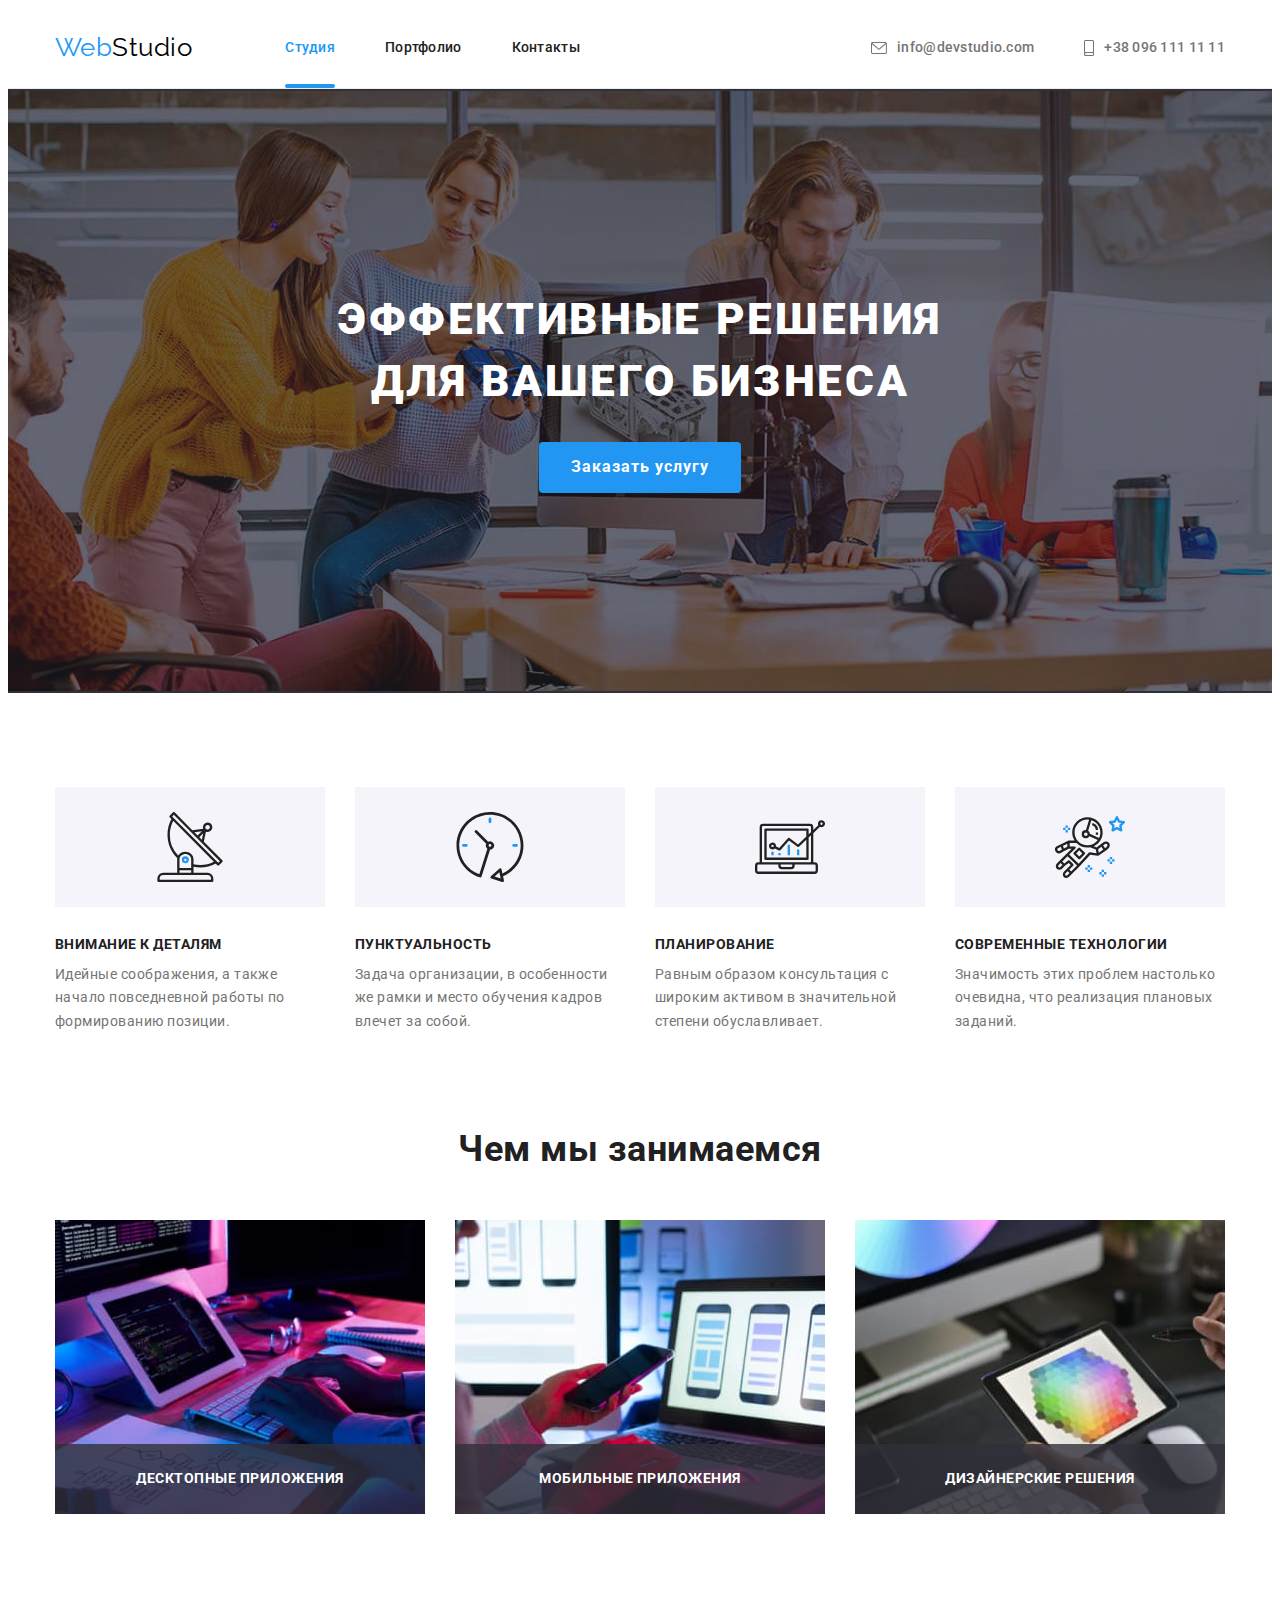
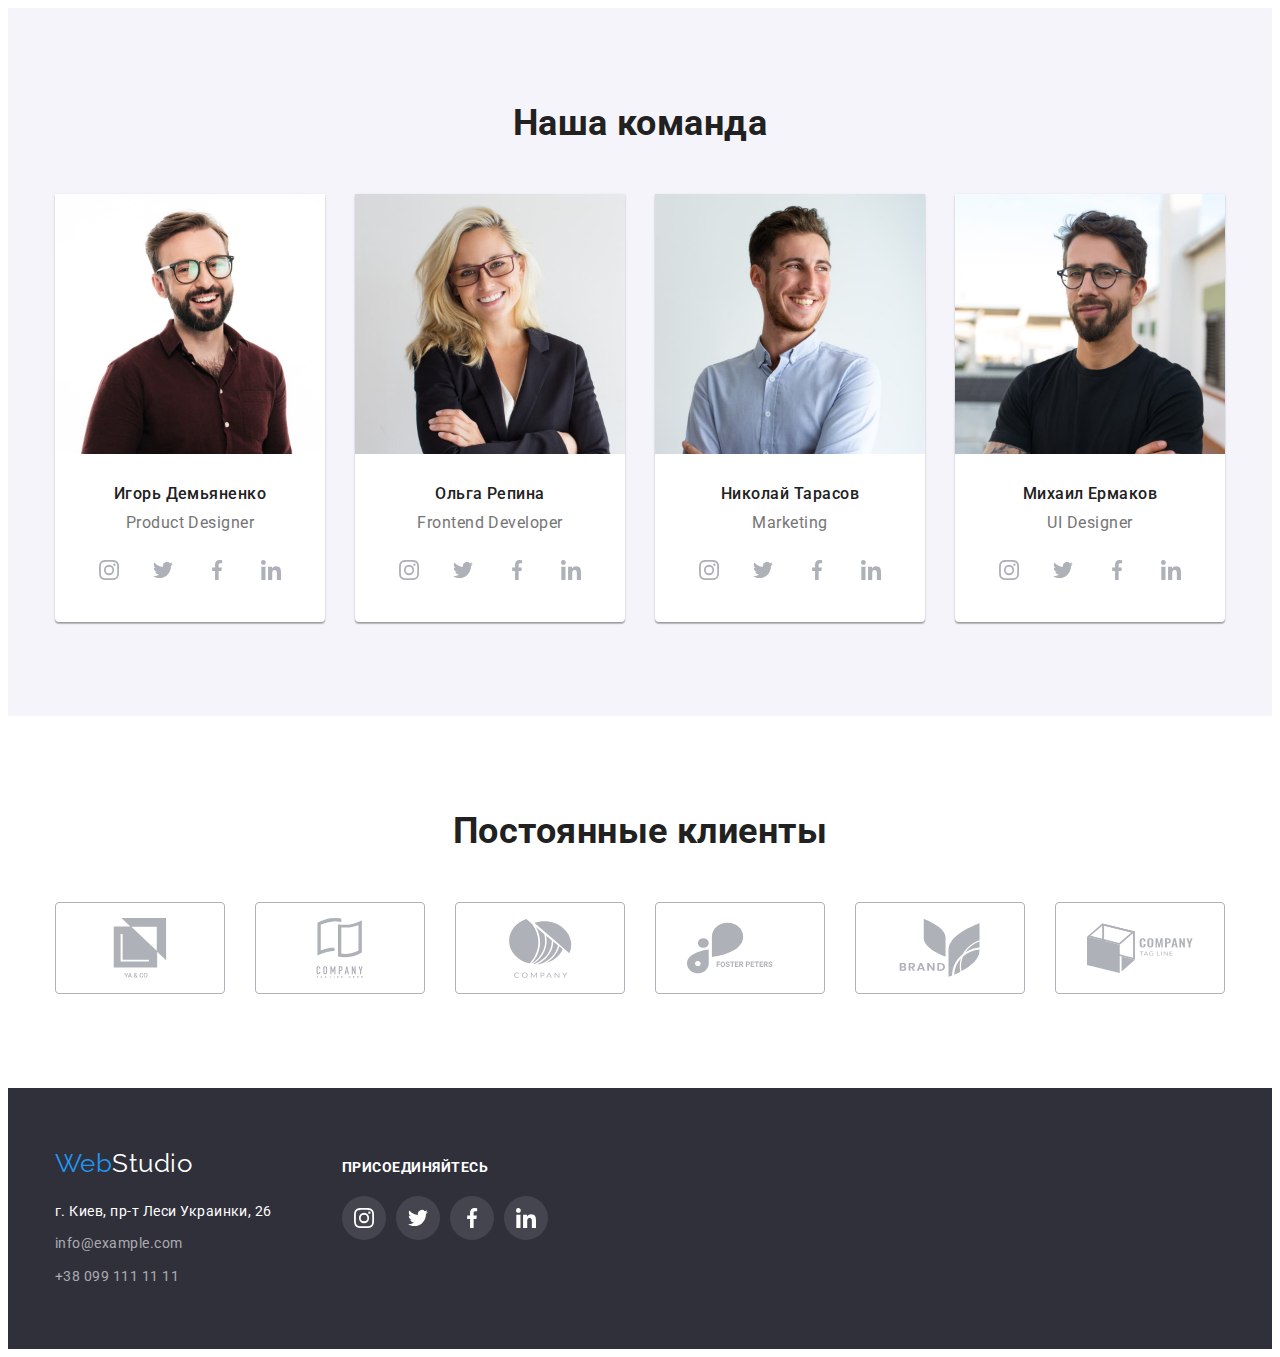
<file: index.html>
<!DOCTYPE html>
<html lang="ru">
  <head>
    <meta charset="UTF-8" />
    <meta http-equiv="X-UA-Compatible" content="IE=edge" />
    <meta name="viewport" content="width=device-width, initial-scale=1.0" />
    <title>Студия</title>
    <link rel="stylesheet" href="https://cdnjs.cloudflare.com/ajax/libs/modern-normalize/1.1.0/modern-normalize.min.css" integrity="sha512-wpPYUAdjBVSE4KJnH1VR1HeZfpl1ub8YT/NKx4PuQ5NmX2tKuGu6U/JRp5y+Y8XG2tV+wKQpNHVUX03MfMFn9Q==" crossorigin="anonymous" referrerpolicy="no-referrer" />
    <link rel="preconnect" href="https://fonts.googleapis.com">
    <link rel="preconnect" href="https://fonts.gstatic.com" crossorigin>
    <link href="https://fonts.googleapis.com/css2?family=Raleway:wght@700&family=Roboto:wght@400;500;700;900&display=swap"
      rel="stylesheet">
    <link rel="stylesheet" href="./css/styles.css">
  </head>

  <body>
    <!-- Шапка сайта -->
    <header class="page-header">
      <div class="container main-nav">
        <a href="./index.html" class="logo">
          <span lang="en"><span class="logo-accent">Web</span>Studio</span>
        </a>
        
        <nav>
          <ul class="site-nav">
            <li class="item"><a href="./index.html" class="site-nav-link current">Студия</a></li>
            <li class="item"><a href="./portfolio.html" class="site-nav-link">Портфолио</a></li>
            <li class="item"><a href="" class="site-nav-link">Контакты</a></li>
          </ul>
        </nav>

        <ul class="contacts-list">
          <li class="item">
            <a href="mailto:info@devstudio.com" class="contact">
              <svg class="contacts-icon" width="16" height="12">
                <use href="./images/icons.svg#icon-envelope_"></use>
              </svg>info@devstudio.com</a>
          </li>
          <li class="item">
            <a href="tel:+380961111111" class="contact">
              <svg class="contacts-icon" width="10" height="16">
                <use href="./images/icons.svg#icon-smartphone_"></use>
              </svg>+38 096 111 11 11</a>
          </li>
          </ul>
      </div>
    </header>

    <main>

      <!-- Герой -->
      <section class="hero">
        <div class="container">
        <h1 class="hero-title">Эффективные решения для вашего бизнеса</h1>
        <button data-modal-open type="button" class="hero-btn" >Заказать услугу</button>
        </div>
      </section>

      <!-- Преимущества -->
      <section class="section features">
        <div class="container">
        <h2 class="features-title">Преимущества</h2>

        <ul class="features-list">
          <li>
            <div class="features-icon-box">
              <svg class="features-icon" width="70" height="70">
                <use href="./images/icons.svg#icon-antenna_c"></use>
              </svg>
            </div>
            <h3 class="features-name">Внимание к деталям</h3>
            <p class="features-description">Идейные соображения, а также <br> начало повседневной работы по <br> формированию позиции.</p>
          </li>
          <li>
            <div class="features-icon-box">
              <svg class="features-icon" width="70" height="70">
                <use href="./images/icons.svg#icon-clock_c"></use>
              </svg>
            </div>
            <h3 class="features-name">Пунктуальность</h3>
            <p class="features-description">Задача организации, в особенности <br> же рамки и место обучения кадров <br> влечет за собой.</p>
          </li>
          <li>
            <div class="features-icon-box">
              <svg class="features-icon" width="70" height="70">
                <use href="./images/icons.svg#icon-diagram_c"></use>
              </svg>
            </div>
            <h3 class="features-name">Планирование</h3>
            <p class="features-description">Равным образом консультация с <br> широким активом в значительной <br> степени обуславливает.</p>
          </li>
          <li>
            <div class="features-icon-box">
              <svg class="features-icon" width="70" height="70">
                <use href="./images/icons.svg#icon-astronaut_c"></use>
              </svg>
            </div>
            <h3 class="features-name">Современные технологии</h3>
            <p class="features-description">Значимость этих проблем настолько <br> очевидна, что реализация плановых <br> заданий.</p>
          </li>
        </ul>
        </div>

      </section>

      <!-- Чем мы занимаемся -->
      <section class="section work">
        <div class="container">
        <h2 class="section-title">Чем мы занимаемся</h2>

        <ul class="work-list">
          <li class="work-list-item">
            <img src="./images/box1.jpg" alt="Десктопные приложения" width="370">
            <p class="work-name">Десктопные приложения</p>
          </li>
          <li class="work-list-item">
            <img src="./images/box2.jpg" alt="Мобильные приложения" width="370">
            <p class="work-name">Мобильные приложения</p>
          </li>
          <li class="work-list-item">
            <img src="./images/box3.jpg" alt="Дизайнерские решения" width="370">
            <p class="work-name">Дизайнерские решения</p>
          </li>
        </ul>
        </div>

      </section>

      <!-- Наша команда -->
      <section class="section team">
        <div class="container">
        <h2 class="section-title">Наша команда</h2>

        <ul class="team-list">
          <li class="team-card">
            <img src="./images/img.jpg" alt="Игорь Демьяненко" width="270">
            <div class="team-text">
              <h3 class="team-name">Игорь Демьяненко</h3>
              <p lang="en" class="team-position">Product Designer</p>
              <ul class="team-icon-list">
                <li class="team-icon-item">
                  <a href="" class="team-icon-link">
                    <svg class="team-icon" width="20" height="20">
                      <use href="./images/icons.svg#icon-instagram_c"></use>
                    </svg>
                  </a>
                </li>
                <li class="team-icon-item">
                  <a href="" class="team-icon-link">
                    <svg class="team-icon" width="20" height="20">
                      <use href="./images/icons.svg#icon-twitter_c"></use>
                    </svg>
                  </a>
                </li>
                <li class="team-icon-item">
                  <a href="" class="team-icon-link">
                    <svg class="team-icon" width="20" height="20">
                      <use href="./images/icons.svg#icon-facebook_c"></use>
                    </svg>
                  </a>
                </li>
                <li class="team-icon-item">
                  <a href="" class="team-icon-link">
                    <svg class="team-icon" width="20" height="20">
                      <use href="./images/icons.svg#icon-linkedin1_"></use>
                    </svg>
                  </a>
                </li>
              </ul>
            </div>
          </li>
          <li class="team-card">
            <img src="./images/img2.jpg" alt="Ольга Репина" width="270">
            <div class="team-text">
              <h3 class="team-name">Ольга Репина</h3>
              <p lang="en" class="team-position">Frontend Developer</p>
              <ul class="team-icon-list">
                <li class="team-icon-item">
                  <a href="" class="team-icon-link">
                    <svg class="team-icon" width="20" height="20">
                      <use href="./images/icons.svg#icon-instagram_c"></use>
                    </svg>
                  </a>
                </li>
                <li class="team-icon-item">
                  <a href="" class="team-icon-link">
                    <svg class="team-icon" width="20" height="20">
                      <use href="./images/icons.svg#icon-twitter_c"></use>
                    </svg>
                  </a>
                </li>
                <li class="team-icon-item">
                  <a href="" class="team-icon-link">
                    <svg class="team-icon" width="20" height="20">
                      <use href="./images/icons.svg#icon-facebook_c"></use>
                    </svg>
                  </a>
                </li>
                <li class="team-icon-item">
                  <a href="" class="team-icon-link">
                    <svg class="team-icon" width="20" height="20">
                      <use href="./images/icons.svg#icon-linkedin1_"></use>
                    </svg>
                  </a>
                </li>
              </ul>
            </div>
          </li>
          <li class="team-card">
            <img src="./images/img3.jpg" alt="Николай Тарасов" width="270">
            <div class="team-text">
              <h3 class="team-name">Николай Тарасов</h3>
              <p lang="en" class="team-position">Marketing</p>
              <ul class="team-icon-list">
                <li class="team-icon-item">
                  <a href="" class="team-icon-link">
                    <svg class="team-icon" width="20" height="20">
                      <use href="./images/icons.svg#icon-instagram_c"></use>
                    </svg>
                  </a>
                </li>
                <li class="team-icon-item">
                  <a href="" class="team-icon-link">
                    <svg class="team-icon" width="20" height="20">
                      <use href="./images/icons.svg#icon-twitter_c"></use>
                    </svg>
                  </a>
                </li>
                <li class="team-icon-item">
                  <a href="" class="team-icon-link">
                    <svg class="team-icon" width="20" height="20">
                      <use href="./images/icons.svg#icon-facebook_c"></use>
                    </svg>
                  </a>
                </li>
                <li class="team-icon-item">
                  <a href="" class="team-icon-link">
                    <svg class="team-icon" width="20" height="20">
                      <use href="./images/icons.svg#icon-linkedin1_"></use>
                    </svg>
                  </a>
                </li>
              </ul>
            </div>
          </li>
          <li class="team-card">
            <img src="./images/img4.jpg" alt="Михаил Ермаков" width="270">
            <div class="team-text">
              <h3 class="team-name">Михаил Ермаков</h3>
              <p lang="en" class="team-position">UI Designer</p>
              <ul class="team-icon-list">
                <li class="team-icon-item">
                  <a href="" class="team-icon-link">
                    <svg class="team-icon" width="20" height="20">
                      <use href="./images/icons.svg#icon-instagram_c"></use>
                    </svg>
                  </a>
                </li>
                <li class="team-icon-item">
                  <a href="" class="team-icon-link">
                    <svg class="team-icon" width="20" height="20">
                      <use href="./images/icons.svg#icon-twitter_c"></use>
                    </svg>
                  </a>
                </li>
                <li class="team-icon-item">
                  <a href="" class="team-icon-link">
                    <svg class="team-icon" width="20" height="20">
                      <use href="./images/icons.svg#icon-facebook_c"></use>
                    </svg>
                  </a>
                </li>
                <li class="team-icon-item">
                  <a href="" class="team-icon-link">
                    <svg class="team-icon" width="20" height="20">
                      <use href="./images/icons.svg#icon-linkedin1_"></use>
                    </svg>
                  </a>
                </li>
              </ul>
            </div>           
          </li>
        </ul>
        </div>

      </section>

      <section class="section">
        <div class="container">
        <h2 class="section-title">Постоянные клиенты</h2>
        <ul class="clients-list">
          <li class="clients-item">
            <a href="" class="clients-link">
            <svg class="clients-icon" width="106" height="60">
              <use href="./images/icons.svg#icon-client1_c"></use>
            </svg>
            </a>
          </li>
          <li class="clients-item">
            <a href="" class="clients-link">
              <svg class="clients-icon" width="106" height="60">
                <use href="./images/icons.svg#icon-client2_c"></use>
              </svg>
            </a>
          </li>
          <li class="clients-item">
            <a href="" class="clients-link">
              <svg class="clients-icon" width="106" height="60">
                <use href="./images/icons.svg#icon-client3_c"></use>
              </svg>
            </a>
          </li>
          <li class="clients-item">
            <a href="" class="clients-link">
              <svg class="clients-icon" width="106" height="60">
                <use href="./images/icons.svg#icon-client4_c"></use>
              </svg>
            </a>
          </li>
          <li class="clients-item">
            <a href="" class="clients-link">
              <svg class="clients-icon" width="106" height="60">
                <use href="./images/icons.svg#icon-client5_c"></use>
              </svg>
            </a>
          </li>
          <li class="clients-item">
            <a href="" class="clients-link">
              <svg class="clients-icon" width="106" height="60">
                <use href="./images/icons.svg#icon-client6_c"></use>
              </svg>
            </a>
          </li>
        </ul>
      </div>

      </section>

    </main>

    <!-- Футер -->
    <footer class="footer">
      <div class="container footer-container">
        <div class="footer-left">
          <a href="./index.html" class="logo-footer">
          <span lang="en"><span class="logo-footer-accent">Web</span>Studio</span>
          </a>

          <address class="address">
            г. Киев, пр-т Леси Украинки, 26 <br>
            <a href="mailto:info@example.com" class="contact-footer">info@example.com</a> <br>
            <a href="tel:+380991111111" class="contact-footer">+38 099 111 11 11</a>
          </address>
      </div>

      <div class="footer-social">
        <h3 class="footer-social-title">Присоединяйтесь</h3>
        <ul class="footer-social-list">
          <li class="footer-social-item">
            <a href="" class="footer-social-link">
              <svg class="footer-social-icon" width="20" height="20">
                <use href="./images/icons.svg#icon-instagram_c"></use>
              </svg>
            </a>
          </li>
          <li class="footer-social-item">
            <a href="" class="footer-social-link">
              <svg class="footer-social-icon" width="20" height="20">
                <use href="./images/icons.svg#icon-twitter_c"></use>
              </svg>
            </a>
          </li>
          <li class="footer-social-item">
            <a href="" class="footer-social-link">
              <svg class="footer-social-icon" width="20" height="20">
                <use href="./images/icons.svg#icon-facebook_c"></use>
              </svg>
            </a>
          </li>
          <li class="footer-social-item">
            <a href="" class="footer-social-link">
              <svg class="footer-social-icon" width="20" height="20">
                <use href="./images/icons.svg#icon-linkedin1_"></use>
              </svg>
            </a>
          </li>
        </ul>
      </div>
      </div>
    </footer>

    <!-- Модальное окно -->
    <div data-modal class="backdrop is-hidden">
      <div class="modal">
        <button data-modal-close class="close-modal" >
          <svg class="close-modal-icon" width="11" height="11">
            <use href="./images/icons.svg#icon-close-button_c"></use>
          </svg>
        </button>
      </div>
    </div>

    <script src="./js/modal.js"></script>
  </body>
</html>
</file>
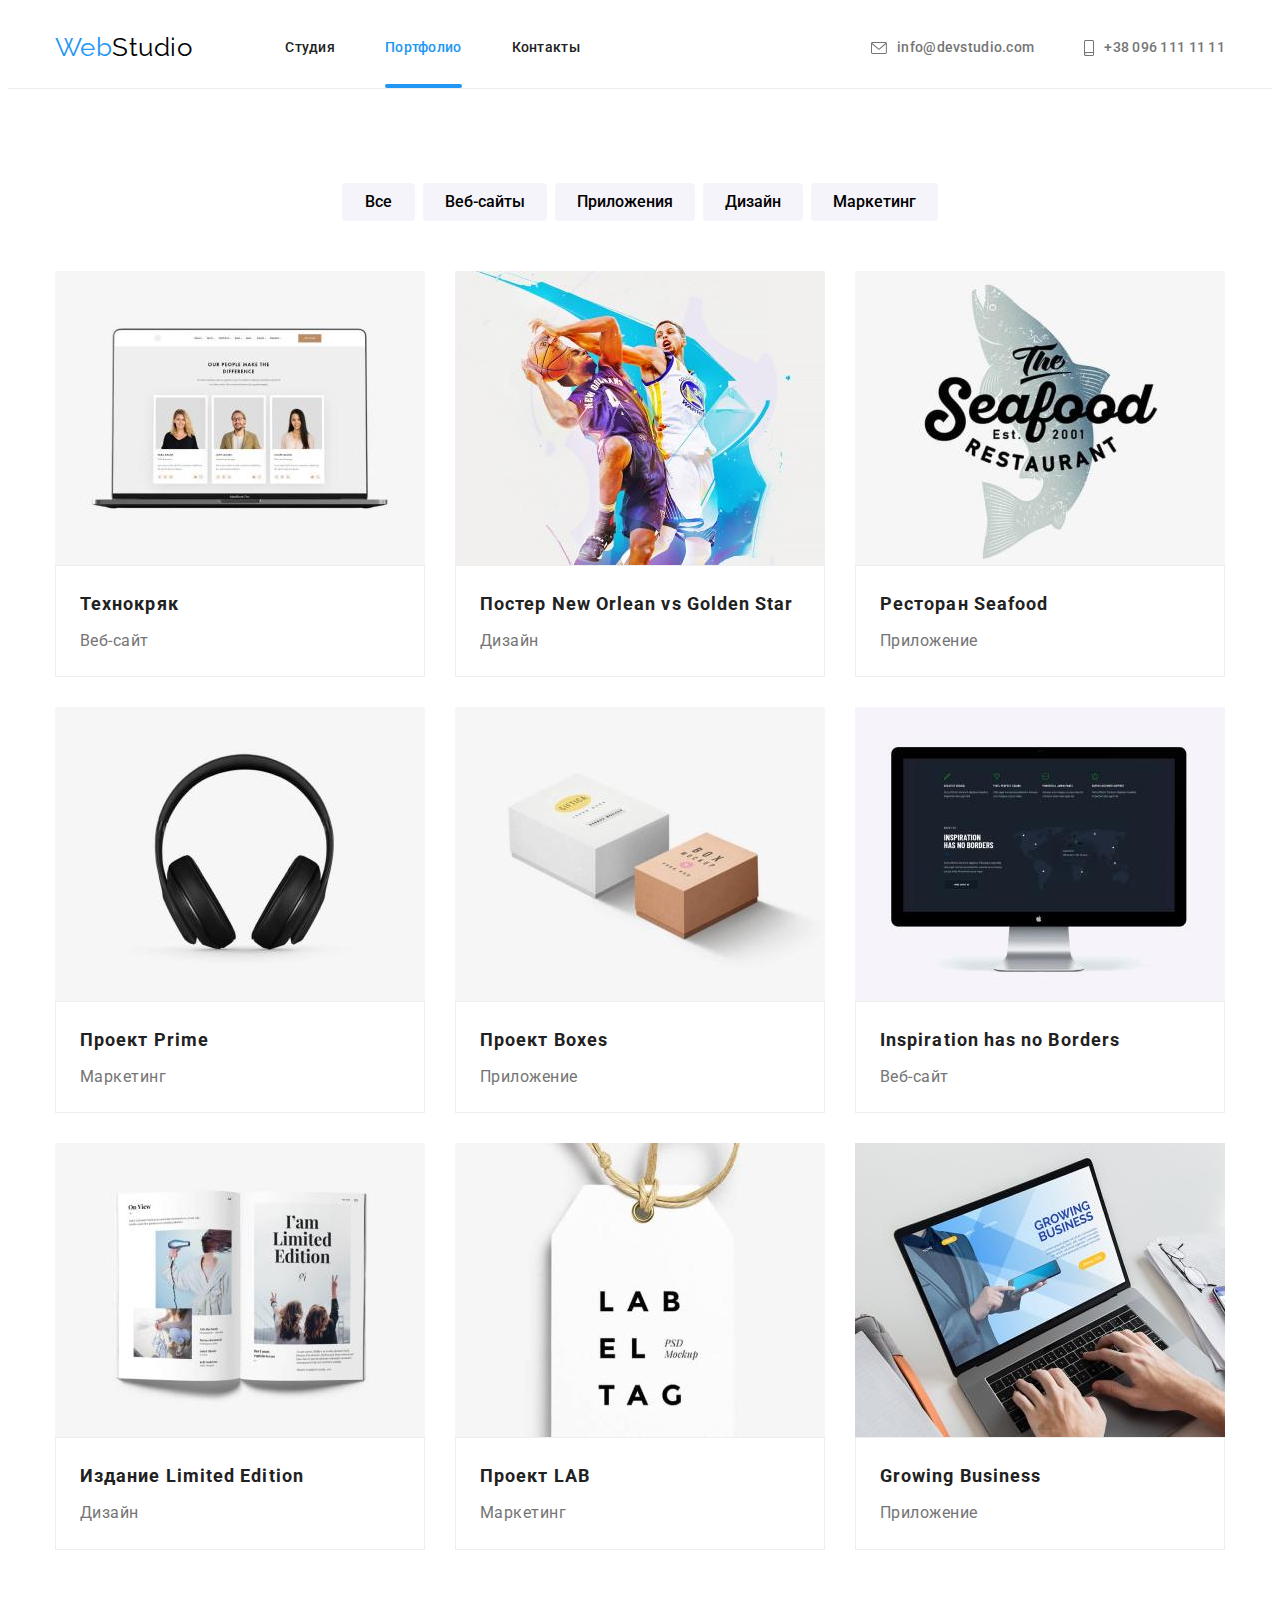
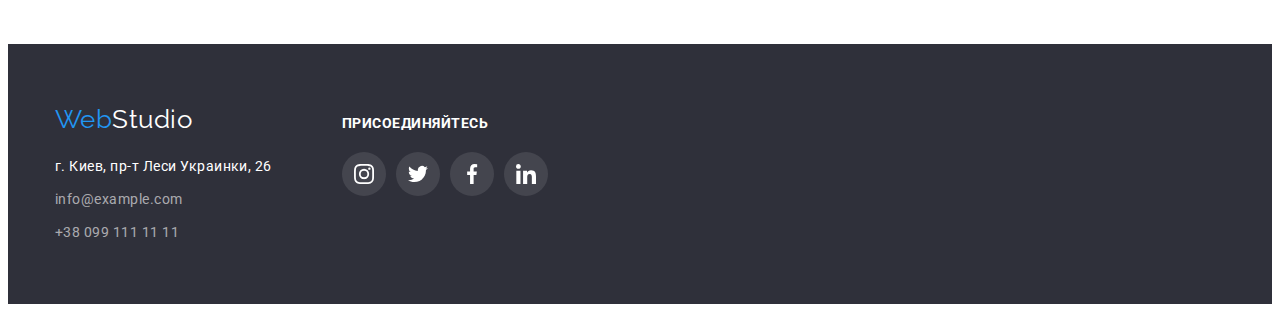
<file: portfolio.html>
<!DOCTYPE html>
<html lang="ru">
  <head>
    <meta charset="UTF-8" />
    <meta http-equiv="X-UA-Compatible" content="IE=edge" />
    <meta name="viewport" content="width=device-width, initial-scale=1.0" />
    <title>Портфолио</title>
    <link rel="stylesheet" href="https://cdnjs.cloudflare.com/ajax/libs/modern-normalize/1.1.0/modern-normalize.min.css" integrity="sha512-wpPYUAdjBVSE4KJnH1VR1HeZfpl1ub8YT/NKx4PuQ5NmX2tKuGu6U/JRp5y+Y8XG2tV+wKQpNHVUX03MfMFn9Q==" crossorigin="anonymous" referrerpolicy="no-referrer" />
    <link rel="preconnect" href="https://fonts.googleapis.com">
    <link rel="preconnect" href="https://fonts.gstatic.com" crossorigin>
    <link href="https://fonts.googleapis.com/css2?family=Raleway:wght@700&family=Roboto:wght@400;500;700;900&display=swap"
        rel="stylesheet">
    <link rel="stylesheet" href="./css/styles.css">
  </head>

  <body>
    <!-- Шапка сайта -->
    <header class="page-header">
        <div class="container main-nav">
            <a href="./index.html" class="logo">
             <span lang="en"><span class="logo-accent">Web</span>Studio</span>
            </a>
        
            <nav>
                <ul class="site-nav">
                    <li class="item"><a href="./index.html" class="site-nav-link">Студия</a></li>
                    <li class="item"><a href="./portfolio.html" class="site-nav-link current">Портфолио</a></li>
                    <li class="item"><a href="" class="site-nav-link">Контакты</a></li>
                </ul>
            </nav>

            <ul class="contacts-list">
                <li class="item">
                    <a href="mailto:info@devstudio.com" class="contact">
                        <svg class="contacts-icon" width="16" height="12">
                            <use href="./images/icons.svg#icon-envelope_"></use>
                        </svg>info@devstudio.com</a>
                </li>
                <li class="item">
                    <a href="tel:+380961111111" class="contact">
                        <svg class="contacts-icon" width="10" height="16">
                            <use href="./images/icons.svg#icon-smartphone_"></use>
                        </svg>+38 096 111 11 11</a>
                </li>
            </ul>
        </div>
    </header>

    <main>
        
        <!-- Наши проекты -->
        <section class="section">
            <div class="container">
           <h2 class="projects-title">Наши проекты</h2>
            <ul class="filter-btns">
                <li class="item">
                    <button type="button" class="filter-btn">Все</button>
                </li>
                <li class="item">
                    <button type="button" class="filter-btn">Веб-сайты</button>
                </li>
                <li class="item">
                    <button type="button" class="filter-btn">Приложения</button>
                </li>
                <li class="item">
                    <button type="button" class="filter-btn">Дизайн</button>
                </li>
                <li class="item">
                    <button type="button" class="filter-btn">Маркетинг</button>
                </li>
            </ul>

            <ul class="projects-list">
                <li class="project-card">
                    <a href="" class="project-link">
                        <div class="project-thumb">
                            <img src="./images/project1.jpg" alt="Мокап веб-сайта на десктопе" width="370">
                        
                            <div class="project-overlay">
                                <p class="overlay-text">Технокряк это современная площадка распространения коронавируса. Компании используют эту платформу для цифрового шпионажа и атак на защищённые сервера конкурентов.</p>
                            </div>
                        </div>
                        <div class="project-text">
                            <h3 class="project-name">Технокряк</h3>
                            <p class="project-type">Веб-сайт</p>
                        </div>
                    </a>
                </li>
                <li class="project-card">
                    <a href="" class="project-link">
                        <div class="project-thumb">
                            <img src="./images/project2.jpg" alt="Постер с баскетболистами" width="370">
                            
                            <div class="project-overlay">
                                <p class="overlay-text">Технокряк это современная площадка распространения коронавируса. Компании используют эту
                                    платформу для цифрового
                                    шпионажа и атак на защищённые сервера конкурентов.</p>
                            </div>
                        </div>
                        <div class="project-text">
                            <h3 class="project-name">Постер <span lang="en">New Orlean vs Golden Star</span></h3>
                            <p class="project-type">Дизайн</p>
                        </div>
                    </a>
                </li>
                <li class="project-card">
                    <a href="" class="project-link">
                        <div class="project-thumb">
                            <img src="./images/project3.jpg" alt="Лого ресторана" width="370">

                            <div class="project-overlay">
                                <p class="overlay-text">Технокряк это современная площадка распространения коронавируса. Компании используют эту
                                    платформу для цифрового
                                    шпионажа и атак на защищённые сервера конкурентов.</p>
                            </div>
                        </div>
                        <div class="project-text">
                            <h3 class="project-name">Ресторан <span lang="en">Seafood</span></h3>
                            <p class="project-type">Приложение</p>
                        </div>
                    </a>
                </li>
                <li class="project-card">
                    <a href="" class="project-link">
                        <div class="project-thumb">
                            <img src="./images/project4.jpg" alt="Наушники" width="370">

                            <div class="project-overlay">
                                <p class="overlay-text">Технокряк это современная площадка распространения коронавируса. Компании используют эту
                                    платформу для цифрового
                                    шпионажа и атак на защищённые сервера конкурентов.</p>
                            </div>
                        </div>
                        <div class="project-text">
                            <h3 class="project-name">Проект <span lang="en">Prime</span></h3>
                            <p class="project-type">Маркетинг</p>
                        </div>
                    </a>
                </li>
                <li class="project-card">
                    <a href="" class="project-link">
                        <div class="project-thumb">
                            <img src="./images/project5.jpg" alt="Коробки" width="370">

                            <div class="project-overlay">
                                <p class="overlay-text">Технокряк это современная площадка распространения коронавируса. Компании используют эту
                                    платформу для цифрового
                                    шпионажа и атак на защищённые сервера конкурентов.</p>
                            </div>
                        </div>
                        <div class="project-text">
                            <h3 class="project-name">Проект <span lang="en">Boxes</span></h3>
                            <p class="project-type">Приложение</p>
                        </div>
                    </a>
                </li>
                <li class="project-card">
                    <a href="" class="project-link">
                        <div class="project-thumb">
                            <img src="./images/project6.jpg" alt="Веб-сайт на десктопе" width="370">
                            
                            <div class="project-overlay">
                                <p class="overlay-text">Технокряк это современная площадка распространения коронавируса. Компании используют эту
                                    платформу для цифрового
                                    шпионажа и атак на защищённые сервера конкурентов.</p>
                            </div>
                        </div>
                        <div class="project-text">
                            <h3 lang="en" class="project-name">Inspiration has no Borders</h3>
                             <p class="project-type">Веб-сайт</p>
                        </div>
                    </a>
                </li>
                <li class="project-card">
                    <a href="" class="project-link">
                        <div class="project-thumb">
                            <img src="./images/project7.jpg" alt="Открытый журнал" width="370">

                            <div class="project-overlay">
                                <p class="overlay-text">Технокряк это современная площадка распространения коронавируса. Компании используют эту
                                    платформу для цифрового
                                    шпионажа и атак на защищённые сервера конкурентов.</p>
                            </div>
                        </div>
                        <div class="project-text">
                            <h3 class="project-name">Издание <span lang="en">Limited Edition</span></h3>
                            <p class="project-type">Дизайн</p>
                         </div>
                    </a>
                </li>
                <li class="project-card">
                    <a href="" class="project-link">
                        <div class="project-thumb">
                            <img src="./images/project8.jpg" alt="Бирка" width="370">

                            <div class="project-overlay">
                                <p class="overlay-text">Технокряк это современная площадка распространения коронавируса. Компании используют эту
                                    платформу для цифрового
                                    шпионажа и атак на защищённые сервера конкурентов.</p>
                            </div>
                        </div>
                        <div class="project-text">
                            <h3 class="project-name">Проект <span lang="en">LAB</span></h3>
                         <p class="project-type">Маркетинг</p>
                        </div>
                    </a>
                </li>
                <li class="project-card">
                    <a href="" class="project-link">
                        <div class="project-thumb">
                            <img src="./images/project9.jpg" alt="Веб-приложение на десктопе" width="370">

                            <div class="project-overlay">
                                <p class="overlay-text">Технокряк это современная площадка распространения коронавируса. Компании используют эту
                                    платформу для цифрового
                                    шпионажа и атак на защищённые сервера конкурентов.</p>
                            </div>
                        </div>
                        <div class="project-text">
                            <h3 lang="en" class="project-name">Growing Business</h3>
                            <p class="project-type">Приложение</p>
                        </div>
                    </a>
                </li>
            </ul>
            </div>
        </section>

    </main>

 <!-- Футер -->
 <footer class="footer">
    <div class="container footer-container">
        <div class="footer-left">
            <a href="./index.html" class="logo-footer">
                <span lang="en"><span class="logo-footer-accent">Web</span>Studio</span>
            </a>
    
            <address class="address">
                г. Киев, пр-т Леси Украинки, 26 <br>
                <a href="mailto:info@example.com" class="contact-footer">info@example.com</a> <br>
                <a href="tel:+380991111111" class="contact-footer">+38 099 111 11 11</a>
            </address>
        </div>
    
        <div class="footer-social">
            <h3 class="footer-social-title">Присоединяйтесь</h3>
            <ul class="footer-social-list">
                <li class="footer-social-item">
                    <a href="" class="footer-social-link">
                        <svg class="footer-social-icon" width="20" height="20">
                            <use href="./images/icons.svg#icon-instagram_c"></use>
                        </svg>
                    </a>
                </li>
                <li class="footer-social-item">
                    <a href="" class="footer-social-link">
                        <svg class="footer-social-icon" width="20" height="20">
                            <use href="./images/icons.svg#icon-twitter_c"></use>
                        </svg>
                    </a>
                </li>
                <li class="footer-social-item">
                    <a href="" class="footer-social-link">
                        <svg class="footer-social-icon" width="20" height="20">
                            <use href="./images/icons.svg#icon-facebook_c"></use>
                        </svg>
                    </a>
                </li>
                <li class="footer-social-item">
                    <a href="" class="footer-social-link">
                        <svg class="footer-social-icon" width="20" height="20">
                            <use href="./images/icons.svg#icon-linkedin1_"></use>
                        </svg>
                    </a>
                </li>
            </ul>
        </div>
    </div>
  </footer>

</body>
</html>
</file>
<file: css/styles.css>
:root {
  --primary-text-color: #212121;
  --secondary-text-color: #757575;
  --tertiary-text-color: #ffffff;
  --accent-color: #2196f3;
  --primary-bg-color: #ffffff;
  --secondary-bg-color: #2f303a;
  --tertiary-bg-color: #f5f4fa;
}

html {
  box-sizing: border-box;
}

*,
*::before,
*::after {
  box-sizing: border-box;
}

body {
  color: var(--primary-text-color);
  background-color: var(--primary-bg-color);
  font-family: Roboto, sans-serif;
  letter-spacing: 0.03em;
}

h1,
h2,
h3,
h4,
h5,
h6,
p,
ul {
  margin: 0;
}

img {
  display: block;
}

.page-header {
  border-bottom: 1px solid #ececec;
}

.container {
  width: 1200px;
  margin: 0 auto;
  padding: 0 15px;
}

.section {
  padding-top: 94px;
  padding-bottom: 94px;
}

.main-nav {
  display: flex;
  align-items: center;
}

.logo {
  margin-right: 93px;

  color: #000000;
  text-decoration: none;

  font-family: Raleway, sans-serif;
  font-size: 26px;
  line-height: 1.2;
}

.site-nav {
  list-style: none;
  display: flex;
  padding-left: 0;
}

.site-nav .item + .item {
  margin-left: 50px;
}

.site-nav-link {
  position: relative;
  display: block;
  padding-top: 32px;
  padding-bottom: 32px;

  color: var(--primary-text-color);
  text-decoration: none;
  font-weight: 500;
  font-size: 14px;
  line-height: 1.14;
  letter-spacing: 0.02em;

  transition: color 250ms cubic-bezier(0.4, 0, 0.2, 1);
}

.site-nav-link.current {
  color: var(--accent-color);
}

.site-nav-link.current::after {
  position: absolute;
  left: 0;
  bottom: 0;
  content: "";

  width: 100%;
  height: 4px;
  border-radius: 2px;
  background-color: var(--accent-color);
}

.site-nav-link:hover,
.site-nav-link:focus {
  color: var(--accent-color);
}

.contacts-list {
  list-style: none;
  display: flex;
  margin-left: auto;
}

.contacts-list .item + .item {
  margin-left: 50px;
}

.contacts-icon {
  margin-right: 10px;

  fill: currentColor;
}

.contact {
  display: flex;
  align-items: center;
  padding-top: 32px;
  padding-bottom: 32px;

  color: var(--secondary-text-color);
  text-decoration: none;
  font-weight: 500;
  font-size: 14px;
  line-height: 1.14;
  letter-spacing: 0.02em;

  transition: color 250ms cubic-bezier(0.4, 0, 0.2, 1);
}

.contact:hover,
.contact:focus {
  color: var(--accent-color);
}

.hero {
  padding-top: 200px;
  padding-bottom: 200px;

  background-color: var(--secondary-bg-color);
  background-image: linear-gradient(
      rgba(47, 48, 58, 0.4),
      rgba(47, 48, 58, 0.4)
    ),
    url(../images/hero-bg.jpg);
  background-repeat: no-repeat;
  background-position: center;
  max-width: 1600px;
  margin: 0 auto;
  text-align: center;
}

.hero-title {
  margin: 0 auto;
  margin-bottom: 30px;
  max-width: 696px;

  color: var(--tertiary-text-color);
  font-weight: 900;
  font-size: 44px;
  line-height: 1.4;
  letter-spacing: 0.06em;
  text-transform: uppercase;
}

.hero-btn {
  display: inline-block;
  min-width: 200px;
  padding: 10px 32px;
  border: none;
  border-radius: 4px;

  color: var(--tertiary-text-color);
  background-color: var(--accent-color);
  border: none;
  cursor: pointer;
  font-family: inherit;
  font-weight: 700;
  font-size: 16px;
  line-height: 1.9;
  letter-spacing: 0.06em;

  transition: background-color 250ms cubic-bezier(0.4, 0, 0.2, 1);
}

.hero-btn:hover,
.hero-btn:focus {
  background-color: #188ce8;
}

.backdrop {
  position: fixed;
  top: 0;
  left: 0;

  width: 100%;
  height: 100%;

  background-color: rgba(0, 0, 0, 0.2);
  opacity: 1;

  transition: opacity 250ms cubic-bezier(0.4, 0, 0.2, 1),
    visibility 250ms cubic-bezier(0.4, 0, 0.2, 1);
}

.backdrop.is-hidden {
  visibility: hidden;
  opacity: 0;
  pointer-events: none;
}

.backdrop.is-hidden .modal {
  transform: translate(-50%, -50%) scale(0.2);
}

.modal {
  position: absolute;
  top: 50%;
  left: 50%;

  width: 528px;
  height: 581px;

  background-color: var(--primary-bg-color);
  box-shadow: 0px 1px 3px rgba(0, 0, 0, 0.12), 0px 1px 1px rgba(0, 0, 0, 0.14),
    0px 2px 1px rgba(0, 0, 0, 0.2);
  border-radius: 4px;

  transform: translate(-50%, -50%) scale(1);

  transition: transform 250ms cubic-bezier(0.4, 0, 0.2, 1);
}

.close-modal {
  position: absolute;
  top: 8px;
  right: 8px;

  width: 30px;
  height: 30px;
  border-radius: 50%;
  border: 1px solid rgba(0, 0, 0, 0.1);

  background-color: var(--primary-bg-color);

  cursor: pointer;
}

.close-modal-icon {
  position: absolute;
  top: 50%;
  left: 50%;
  transform: translate(-50%, -50%);
}

.features {
  padding-bottom: 0;
}

.features-list {
  list-style: none;
  display: flex;
  justify-content: space-between;
  padding-left: 0;
}

.features-icon-box {
  width: 270px;
  height: 120px;
  margin-bottom: 30px;
  display: flex;
  align-items: center;
  justify-content: center;

  background-color: var(--tertiary-bg-color);
}

.features-name {
  margin-bottom: 10px;

  font-size: 14px;
  line-height: 1.14;
  text-transform: uppercase;
}

.features-description {
  color: var(--secondary-text-color);
  font-size: 14px;
  line-height: 1.7;
}

.section-title {
  margin-bottom: 50px;

  font-size: 36px;
  line-height: 1.17;
  text-align: center;
}

.work-list {
  list-style: none;
  display: flex;
  padding-left: 0;
  justify-content: space-between;
}

.work-list-item {
  position: relative;
}

.work-name {
  position: absolute;
  padding-top: 27px;
  padding-bottom: 27px;
  bottom: 0;
  width: 100%;
  font-weight: 700;
  font-size: 14px;
  line-height: 1.14;
  text-align: center;
  text-transform: uppercase;
  color: var(--tertiary-text-color);
  background-color: rgba(47, 48, 58, 0.8);
}

.team {
  background-color: var(--tertiary-bg-color);
}

.team-card {
  width: 270px;
  border-radius: 0 0 4px 4px;

  background-color: #ffffff;
  box-shadow: 0px 1px 3px rgba(0, 0, 0, 0.12), 0px 1px 1px rgba(0, 0, 0, 0.14),
    0px 2px 1px rgba(0, 0, 0, 0.2);
}

.team-list {
  list-style: none;
  display: flex;
  justify-content: space-between;
  padding-left: 0;
}

.team-text {
  padding-top: 30px;
  padding-bottom: 30px;

  text-align: center;
}

.team-name {
  margin-bottom: 10px;

  font-weight: 500;
  font-size: 16px;
  line-height: 1.19;
}

.team-position {
  margin-bottom: 16px;

  color: var(--secondary-text-color);
  font-size: 16px;
  line-height: 1.19;
}

.team-icon-list {
  list-style: none;
  padding-left: 0;
  display: flex;
  justify-content: center;
}

.team-icon-item {
  width: 44px;
  height: 44px;
  margin-right: 10px;
}

.team-icon-item:last-child {
  margin-right: 0;
}

.team-icon-link {
  width: 100%;
  height: 100%;
  border-radius: 50%;
  display: flex;
  align-items: center;
  justify-content: center;

  background-color: var(--primary-bg-color);

  transition: background-color 250ms cubic-bezier(0.4, 0, 0.2, 1);
}

.team-icon-link:hover,
.team-icon-link:focus {
  background-color: var(--accent-color);
}

.team-icon {
  fill: #afb1b8;

  transition: fill 250ms cubic-bezier(0.4, 0, 0.2, 1);
}

.team-icon-link:hover .team-icon,
.team-icon-link:focus .team-icon {
  fill: var(--primary-bg-color);
}

.clients-list {
  list-style: none;
  padding-left: 0%;
  display: flex;
  justify-content: space-between;
}

.clients-item {
  width: 170px;
  height: 92px;
}

.clients-link {
  width: 100%;
  height: 100%;
  display: flex;
  align-items: center;
  justify-content: center;

  color: #afb1b8;
  border: 1px solid #afb1b8;
  border-radius: 4px;

  transition: color 250ms cubic-bezier(0.4, 0, 0.2, 1),
    border-color 250ms cubic-bezier(0.4, 0, 0.2, 1);
}

.clients-link:hover,
.clients-link:focus {
  color: var(--accent-color);
  border-color: var(--accent-color);
}

.clients-icon {
  fill: currentColor;
}

.filter-btns {
  margin-bottom: 50px;
  padding-left: 0;
  list-style: none;
  display: flex;
  justify-content: center;
}

.filter-btns .item + .item {
  margin-left: 8px;
}

.filter-btn {
  display: inline-block;
  min-width: 73px;
  padding: 6px 22px;
  border: none;
  border-radius: 4px;

  background-color: var(--tertiary-bg-color);
  border: none;
  cursor: pointer;
  font-family: inherit;
  font-weight: 500;
  font-size: 16px;
  line-height: 1.6;
  text-align: center;

  transition: color 250ms cubic-bezier(0.4, 0, 0.2, 1),
    background-color 250ms cubic-bezier(0.4, 0, 0.2, 1),
    box-shadow 250ms cubic-bezier(0.4, 0, 0.2, 1);
}

.filter-btn:hover,
.filter-btn:focus {
  color: var(--tertiary-text-color);
  background-color: var(--accent-color);
  box-shadow: 0px 3px 1px rgba(0, 0, 0, 0.1), 0px 1px 2px rgba(0, 0, 0, 0.08),
    0px 2px 2px rgba(0, 0, 0, 0.12);
}

.projects-list {
  display: flex;
  flex-wrap: wrap;
  padding-left: 0;

  list-style: none;
}

.project-card {
  width: calc((100% - 60px) / 3);
  margin-right: 30px;
  margin-bottom: 30px;

  transition: box-shadow 250ms cubic-bezier(0.4, 0, 0.2, 1);
}

.project-card:hover,
.project-card:focus {
  box-shadow: 0px 1px 1px rgba(0, 0, 0, 0.12), 0px 4px 4px rgba(0, 0, 0, 0.06),
    1px 4px 6px rgba(0, 0, 0, 0.16);
}

.project-card:nth-child(3n) {
  margin-right: 0;
}

.project-card:nth-last-child(-n + 3) {
  margin-bottom: 0;
}

.project-link {
  text-decoration: none;
  color: inherit;
}

.project-link:hover .project-overlay {
  transform: translateY(0);
}

.project-thumb {
  position: relative;
  overflow: hidden;
}

.project-overlay {
  position: absolute;
  top: 0;
  left: 0;

  width: 100%;
  height: 100%;
  padding: 63px 24px;

  background-color: rgba(33, 150, 243, 0.9);

  transform: translateY(300px);

  transition: transform 250ms cubic-bezier(0.4, 0, 0.2, 1);
}

.overlay-text {
  font-size: 18px;
  line-height: 1.5;
  color: var(--tertiary-text-color);
}

.project-text {
  padding-top: 20px;
  padding-bottom: 20px;
  padding-left: 24px;
  border: 1px solid #eeeeee;
}

.project-name {
  margin-bottom: 4px;

  font-size: 18px;
  line-height: 2;
  letter-spacing: 0.06em;
}

.project-type {
  color: var(--secondary-text-color);
  font-size: 16px;
  line-height: 1.9;
}

.features-title,
.projects-title {
  position: absolute;
  white-space: nowrap;
  width: 1px;
  height: 1px;
  overflow: hidden;
  border: 0;
  padding: 0;
  clip: rect(0 0 0 0);
  clip-path: inset(50%);
  margin: -1px;
}

.footer {
  padding-top: 60px;
  padding-bottom: 60px;

  color: var(--tertiary-text-color);
  background-color: var(--secondary-bg-color);
}

.footer-container {
  display: flex;
  align-items: baseline;
}

.logo-footer {
  display: inline-block;
  margin-bottom: 20px;

  color: var(--tertiary-text-color);
  text-decoration: none;
  font-family: Raleway, sans-serif;
  font-size: 26px;
  line-height: 1.2;
}

.logo-accent,
.logo-footer-accent {
  color: var(--accent-color);
}

.address {
  font-style: normal;
  font-size: 14px;
  line-height: 1.7;
}

.contact-footer {
  display: inline-block;
  margin-top: 9px;

  color: rgba(255, 255, 255, 0.6);
  text-decoration: none;

  transition: color 250ms cubic-bezier(0.4, 0, 0.2, 1);
}

.contact-footer:hover,
.contact-footer:focus {
  color: var(--accent-color);
}

.footer-social {
  margin-left: 70px;
}

.footer-social-title {
  margin-bottom: 20px;

  font-size: 14px;
  line-height: 1.14;
  text-transform: uppercase;
  color: var(--tertiary-text-color);
}

.footer-social-list {
  list-style: none;
  padding-left: 0;
  display: flex;
}

.footer-social-item {
  width: 44px;
  height: 44px;
  margin-right: 10px;
}

.footer-social-item:last-child {
  margin-right: 0;
}

.footer-social-link {
  width: 100%;
  height: 100%;
  display: flex;
  align-items: center;
  justify-content: center;
  border-radius: 50%;

  background-color: rgba(255, 255, 255, 0.1);

  transition: background-color 250ms cubic-bezier(0.4, 0, 0.2, 1);
}

.footer-social-link:hover,
.footer-social-link:focus {
  background-color: var(--accent-color);
}

.footer-social-icon {
  fill: var(--tertiary-text-color);
}
</file>
